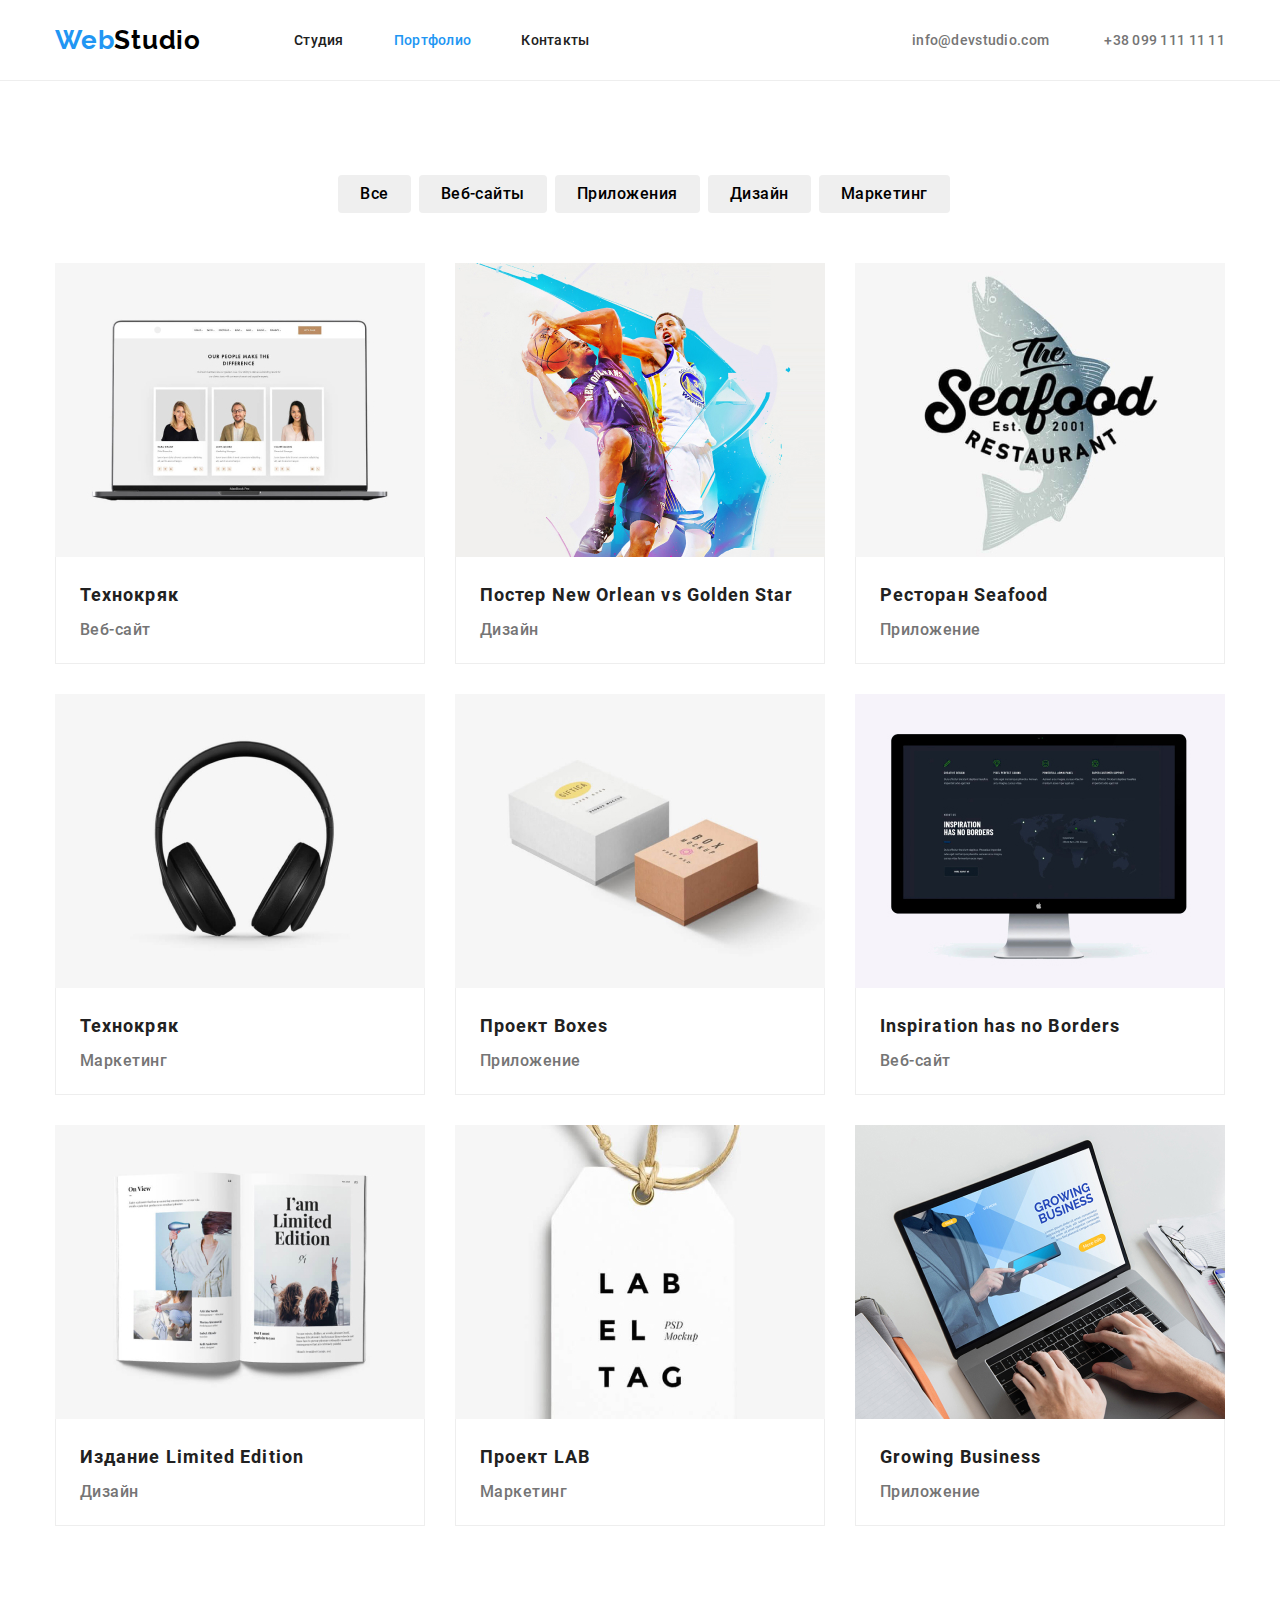
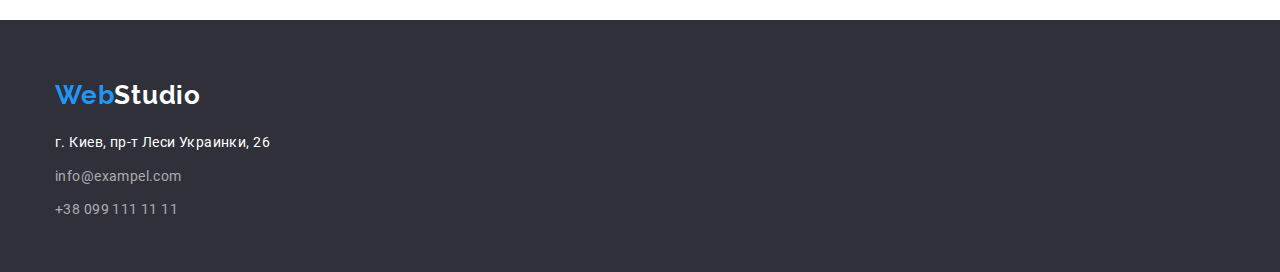
<file: portfolio.html>
<!DOCTYPE html>
<html lang="ru">
<head>
    <meta charset="UTF-8">
    <meta name="viewport" content="width=device-width, initial-scale=1.0">
    <title>Портфолио</title>
    <link rel="stylesheet" href="https://cdnjs.cloudflare.com/ajax/libs/modern-normalize/1.0.0/modern-normalize.min.css">
    <link rel="stylesheet" href="./css/fonts.css">
    <link rel="stylesheet" href="./css/styles.css">
</head>

<body>
        <header class="header">
            <div class="container">
                <nav class="navigation">
                    <!--LOGO -->
                    <a class="logo" href="./index.html">
                        <span class="fonts-logo1">Web</span><span class="fonts-logo2">Studio</span>
                    </a>
                    <ul class="navigation-list">
                        <li class="navigation-list-item">
                            <a class="navigation-list-link" href="./index.html">Студия</a>
                        </li>
                        <li class="navigation-list-item">
                            <a class="navigation-list-accent-color" href="./portfolio.html">Портфолио</a>
                        </li>
                        <li class="navigation-list-item">
                            <a class="navigation-list-link" href="#">Контакты</a>
                        </li>
                    </ul>
                </nav>
                <address class="header-address">
                    <a class="heder-mail" href="mailto:info@devstudio.com">info@devstudio.com</a>
                    <a class="header-tel" href="tel:+380991111111">+38 099 111 11 11</a>
                </address>
            </div>
        
        </header>
    <main>
        <!-- portfolio -->
        <section class="portfolio">
            <div class="container">
            <h1 class="title-page-text">
                Портфолио
            </h1>
            <!-- button linc -->
            <ul class="button-menu">
                <li class="button-menu-item">
                    <button class="menu-button accent-color" type="button">
                        Все
                    </button>
                </li>
                <li class="button-menu-item">
                    <button class="menu-button " type="button">
                        Веб-сайты
                    </button>
                </li>
                <li class="button-menu-item">
                    <button class="menu-button " type="button">
                        Приложения
                    </button>
                </li>
                <li class="button-menu-item">
                    <button class="menu-button " type="button">
                        Дизайн
                    </button>
                </li>
                <li class="button-menu-item">
                    <button class="menu-button " type="button">
                        Маркетинг
                    </button>
                </li>
            </ul>
        <!-- portfolio example -->
            <ul class="card">
                <li class="card-item">
                    <a class="card-link" href=""><img src="./image/project1.jpg" alt="Веб-сайт" width="370" height="294">
                        <div class="card-title-container">
                            <h2 class="portfolio-title" lang="ru">Технокряк</h2>
                            <p class="portfolio-p" lang="ru">Веб-сайт</p>
                        </div>
                    </a>
                </li>
                <li class="card-item">
                    <a class="card-link" href=""><img src="./image/project2.jpg" alt="Дизайн" width="370" height="294">
                        <div class="card-title-container">
                        <h2 class="portfolio-title" lang="ru">Постер New Orlean vs Golden Star</h2>
                        <p class="portfolio-p" lang="ru">Дизайн</p>
                    </div>
                    </a>
                </li>
                <li class="card-item">
                    <a class="card-link" href=""><img src="./image/project3.jpg" alt="Приложение" width="370" height="294">
                        <div class="card-title-container">
                        <h2 class="portfolio-title" lang="ru">Ресторан Seafood</h2>
                        <p class="portfolio-p" lang="ru">Приложение</p>
                    </a>
                </li>
                <li class="card-item">
                    <a class="card-link" href=""><img src="./image/project4.jpg" alt="Маркетинг" width="370" height="294">
                        <div class="card-title-container">
                        <h2 class="portfolio-title" lang="ru">Технокряк</h2>
                        <p class="portfolio-p" lang="ru">Маркетинг</p>
                    </div>
                    </a>
                </li>
                <li class="card-item">
                    <a class="card-link" href=""><img src="./image/project5.jpg" alt="Приложение" width="370" height="294">
                        <div class="card-title-container">
                        <h2 class="portfolio-title" lang="ru">Проект Boxes</h2>
                        <p class="portfolio-p" lang="ru">Приложение</p>
                    </div>
                    </a>
                </li>
                <li class="card-item">
                    <a class="card-link" href=""><img src="./image/project6.jpg" alt="Веб-сайт" width="370" height="294">
                        <div class="card-title-container">
                        <h2 class="portfolio-title" lang="en">Inspiration has no Borders</h2>
                        <p class="portfolio-p" lang="ru">Веб-сайт</p>
                    </div>
                    </a>
                </li>
                <li class="card-item">
                    <a class="card-link" href=""><img src="./image/project7.jpg" alt="Product Designer" width="370" height="294">
                        <div class="card-title-container">
                        <h2  class="portfolio-title" lang="ru">Издание Limited Edition</h2>
                        <p class="portfolio-p" lang="ru">Дизайн</p>
                    
                    </div>
                </a>
                </li>
                <li class="card-item">
                    <a class="card-link" href=""><img src="./image/project8.jpg" alt="Маркетинг" width="370" height="294">
                        <div class="card-title-container">
                        <h2 class="portfolio-title" lang="ru">Проект LAB</h2>
                        <p class="portfolio-p" lang="ru">Маркетинг</p>
                    </div>
                    </a>
                </li>
                <li class="card-item">
                    <a class="card-link" href=""><img src="./image/project9.jpg" alt="Приложение" width="370" height="294">
                        <div class="card-title-container">
                        <h2 class="portfolio-title" lang="ru">Growing Business</h2>
                        <p class="portfolio-p" lang="ru">Приложение</p>
                        </div>
                    </a>
                </li>
            </ul>
            </div>
        </section>
    </main>
    <!-- CONTACT INFORMATION -->
<footer class="footer">
    <div class="container">
        <!--LOGO -->
        <a href="./index.html">
            <span class="fonts-logo1">Web</span><span class="fonts-footer-logo2">Studio</span>
        </a>
        <address>
            <ul>
                <li class="footer-address-list">
                    <a class="footer-map-address-mail-tel" href="https://goo.gl/maps/fSdhoyAyDwtJdrEC6"
                        target="_blank">г. Киев, пр-т Леси Украинки, 26</a>
                </li>
                <li class="footer-address-list">
                    <a class="footer-mail-tel-address" href="mailto:info@exampel.com">info@exampel.com</a>
                </li>
                <li class="footer-address-listend">
                    <a class="footer-mail-tel-address" href="tel:+380991111111">+38 099 111 11 11</a>
                </li>
            </ul>
        </address>
    </div>
</footer>
</body>

</html>
</file>
<file: css/fonts.css>
/* Ralewey */
@font-face {
  font-family: 'Raleway';
  src: url('../fonts/Raleway-Regular.woff2') format('woff2'),
    url('../fonts/Raleway-Regular.woff') format('woff');
  font-weight: 400;
  font-style: normal;
}

@font-face {
  font-family: 'Raleway';
  src: url('../fonts/Raleway-ExtraBold.woff2') format('woff2'),
    url('../fonts/Raleway-ExtraBold.woff') format('woff');
  font-weight: 800;
  font-style: normal;
}

@font-face {
  font-family: 'Raleway';
  src: url('../fonts/Raleway-Black.woff2') format('woff2'),
    url('../fonts/Raleway-Black.woff') format('woff');
  font-weight: 900;
  font-style: normal;
}

@font-face {
  font-family: 'Raleway';
  src: url('../fonts/Raleway-Medium.woff2') format('woff2'),
    url('../fonts/Raleway-Medium.woff') format('woff');
  font-weight: 500;
  font-style: normal;
}

@font-face {
  font-family: 'Raleway';
  src: url('../fonts/Raleway-ExtraLight.woff2') format('woff2'),
    url('../fonts/Raleway-ExtraLight.woff') format('woff');
  font-weight: 200;
  font-style: normal;
}

@font-face {
  font-family: 'Raleway';
  src: url('../fonts/Raleway-Thin.woff2') format('woff2'),
    url('../fonts/Raleway-Thin.woff') format('woff');
  font-weight: 100;
  font-style: normal;
}

@font-face {
  font-family: 'Raleway';
  src: url('../fonts/Raleway-SemiBold.woff2') format('woff2'),
    url('../fonts/Raleway-SemiBold.woff') format('woff');
  font-weight: 600;
  font-style: normal;
}

@font-face {
  font-family: 'Raleway';
  src: url('../fonts/Raleway-Bold.woff2') format('woff2'),
    url('../fonts/Raleway-Bold.woff') format('woff');
  font-weight: bold;
  font-style: normal;
}

/* Roboto */
@font-face {
  font-family: 'Roboto';
  src: url('../fonts/Roboto-Bold.woff2') format('woff2'),
    url('../fonts/Roboto-Bold.woff') format('woff');
  font-weight: bold;
  font-style: normal;
}

@font-face {
  font-family: 'Roboto';
  src: url('../fonts/Roboto-Regular.woff2') format('woff2'),
    url('../fonts/Roboto-Regular.woff') format('woff');
  font-weight: normal;
  font-style: normal;
}

@font-face {
  font-family: 'Roboto';
  src: url('../fonts/Roboto-Black.woff2') format('woff2'),
    url('../fonts/Roboto-Black.woff') format('woff');
  font-weight: 900;
  font-style: normal;
}

@font-face {
  font-family: 'Roboto';
  src: url('../fonts/Roboto-Thin.woff2') format('woff2'),
    url('../fonts/Roboto-Thin.woff') format('woff');
  font-weight: 100;
  font-style: normal;
}

@font-face {
  font-family: 'Roboto';
  src: url('../fonts/Roboto-Light.woff2') format('woff2'),
    url('../fonts/Roboto-Light.woff') format('woff');
  font-weight: 300;
  font-style: normal;
}

@font-face {
  font-family: 'Roboto';
  src: url('../fonts/Roboto-Medium.woff2') format('woff2'),
    url('../fonts/Roboto-Medium.woff') format('woff');
  font-weight: 500;
  font-style: normal;
}
</file>
<file: css/styles.css>
/* Color page 
background-base-nav-button-text :  #FFFFFF;
background-hero-footer : #2F303A;
background-service-feature : #FFFFFF;
background-team : #F5F4FA;
logo1-active-link-text-color:#2196f3;
feature-tel-text-color:#757575
feature-title-text-color: #212121
hero-text-color: #ffffff;


*/

/* base style */
:root {
  --feature-tel-text-color: #757575;
  --feature-title-text-color: #212121;
  --logo1-active-link-text-color: #2196f3;
  --background-hero-footer: #2f303a;
  --background-base-nav-button-text: #ffffff;
  --background-team: #f5f4fa;
  --logo2-color: #000000;
  --hero-text-color: #ffffff;
  --font-base: Raleway, sans-serif;
  --font-base2: Roboto, sans-serif;
  --border-color1: #eeeeee;
}
a {
  text-decoration: none;
}
li {
  list-style: none;
  text-decoration: none;
  text-decoration-color: none;
  font-family: sans-serif;
}
ul {
  padding: 0;
  margin: 0;
}
h1,
h2,
h3,
h4,
h5,
h6,
p {
  margin: 0;
}
img {
  display: block;
}
.container {
  width: 1200px;
  margin: 0 auto;
  padding: 0 15px;
}
.visually-hidden {
  position: absolute;
  width: 1px;
  height: 1px;
  margin: -1px;
  border: 0;
  padding: 0;
  white-space: nowrap;
  clip-path: inset(100%);
  clip: rect(0 0 0 0);
  overflow: hidden;
}

/* header */

.header {
  background-color: var(--background-base-nav-button-text);
  border-bottom: 1px solid var(--border-color1);
}
.header .container {
  display: flex;
  align-items: center;
}
/* navigation */
.navigation {
  display: flex;
  align-items: center;
}
/* logo */
.logo {
  margin-right: 93px;
}
.fonts-logo1 {
  color: var(--logo1-active-link-text-color);
  font-family: var(--font-base);
  font-style: normal;
  font-weight: bold;
  font-size: 26px;
  line-height: 1.192;
  letter-spacing: 0.03em;
}
.fonts-logo2 {
  color: var(--logo2-color);
  font-family: var(--font-base);
  font-style: normal;
  font-weight: bold;
  font-size: 26px;
  line-height: 1.192;
  letter-spacing: 0.03em;
}
.navigation-list-accent-color {
  color: var(--logo1-active-link-text-color);
  font-family: var(--font-base2);
  font-style: normal;
  font-weight: 500;
  font-size: 14px;
  line-height: 1.143;
  letter-spacing: 0.02em;
}
.accent-color {
  color: var(--logo1-active-link-text-color);
}
.navigation-list-item + .navigation-list-item,
.heder-mail + .header-tel {
  margin-left: 50px;
}
.navigation-list {
  display: flex;
}
.navigation-list-link,
.header-address {
  margin-left: auto;
}
.navigation-list-link,
.navigation-list-accent-color,
.heder-mail,
.header-tel {
  display: inline-block;
  padding-top: 32px;
  padding-bottom: 32px;
}

.navigation-list-link:hover,
.navigation-list-link:focus,
.heder-mail:hover,
.heder-mail:focus,
.header-tel:hover,
.header-tel:focus {
  color: var(--logo1-active-link-text-color);
}

.accent-color {
  color: var(--logo1-active-link-text-color);
}

.navigation-list-link {
  color: var(--feature-title-text-color);
  font-family: var(--font-base2);
  font-style: normal;
  font-weight: 500;
  font-size: 14px;
  line-height: 1.143;
  letter-spacing: 0.02em;
}

/* address */
.heder-mail {
  text-decoration: none;
  color: var(--feature-tel-text-color);
  font-family: var(--font-base2);
  font-style: normal;
  font-weight: 500;
  font-size: 14px;
  line-height: 1.143;
  letter-spacing: 0.02em;
}

.header-tel {
  color: var(--feature-tel-text-color);
  font-family: var(--font-base2);
  font-style: normal;
  font-weight: 500;
  font-size: 14px;
  line-height: 1.143;
  letter-spacing: 0.02em;
}

/* Hero */
.hero {
  padding-top: 200px;
  padding-bottom: 200px;
  min-height: 600px;

  height: 600px;
  margin: auto;
  text-align: center;
  background-image: url('../image/img-hero.jpg');
  background-position: 50% 50%;
  background-color: var(--background-hero-footer);
}
.hero-title {
  color: var(--hero-text-color);
  font-family: var(--font-base2);
  font-style: normal;
  font-weight: 900;
  font-size: 44px;
  line-height: 1.363;
  text-align: center;
  letter-spacing: 0.06em;
  text-transform: uppercase;

  width: 696px;
  margin-top: 0;
  margin-right: auto;
  margin-bottom: 30px;
  margin-left: auto;
}

/* .hero-title:hover,
.hero-title:focus {
 text-decoration: underline;
  } */

/* .hero-background {
  background-color: var(--background-hero-footer);
  width: 1600px;
  height: 600px;
} */

.butoon-hero {
  color: var(--background-base-nav-button-text);
  font-family: var(--font-base2);
  font-style: normal;
  font-weight: bold;
  font-size: 16px;
  line-height: 1.875;
  width: 200px;
  height: 50px;
  background: #2196f3;
  box-shadow: 0px 4px 4px rgba(0, 0, 0, 0.15);
  border-radius: 4px;

  min-width: 200px;
  min-height: 50px;
  padding: 10px 32px;
  border: none;
  outline: none;
  cursor: pointer;
}
/* .button-hero:hover,
.button-hero:focus {
  text-decoration: underline; 
  color: var(--logo1-active-link-text-color);
} */
/* feature */
.feature {
  padding-top: 94px;
  padding-bottom: 94px;
}
.feature-list {
  display: flex;
}
.features-list-item {
  width: 270px;
}
.features-list-item + .features-list-item {
  margin-left: 30px;
}
.feauture-title-text {
  color: var(--feature-title-text-color);
  font-family: Roboto, sans-serif;
  font-style: normal;
  font-weight: bold;
  font-size: 14px;
  line-height: 1.143;
  letter-spacing: 0.03em;
  text-transform: uppercase;

  margin-top: 0;
  margin-bottom: 10px;
}
/* .feauture-title-text:hover,
.feauture-title-text:focus{

} */

.feauture-text {
  color: var(--feature-tel-text-color);
  font-family: Roboto, sans-serif;
  font-style: normal;
  font-weight: normal;
  font-size: 14px;
  line-height: 1.714;
  letter-spacing: 0.03em;

  margin: 0;
}
/* .feauture-text:hover,
.feauture-text:focus{

} */

/* service */
.service {
  padding-bottom: 94px;
}
.service-list {
  display: flex;
  justify-content: space-between;
}

.servse-title-text,
.team-title-text {
  color: var(--feature-title-text-color);
  font-family: Roboto, sans-serif;
  font-style: normal;
  font-weight: bold;
  font-size: 36px;
  line-height: 1.167;
  letter-spacing: 0.03em;

  margin-top: 0;
  margin-bottom: 50px;
  text-align: center;
}
/* .servse-title-text:hover,
.servse-title-text:focus{
} */

/* our team */
.team {
  padding-top: 94px;
  padding-bottom: 94px;
  background-color: var(--background-team);
}
.team-list {
  display: flex;
  justify-content: space-between;
}
.team-list-item {
  border-bottom-left-radius: 4px;
  border-bottom-right-radius: 4px;

  background-color: var(--background-base-nav-button-text);
}
.team-title-text {
  color: var(--feature-title-text-color);
  font-family: Roboto, sans-serif;
  font-style: normal;
  font-weight: 700;
  font-size: 36px;
  line-height: 1.172;
  letter-spacing: 0.03em;
}
/* .team-title-text:hover,
.team-title-text:focus{
} */

.team-carrd-title-text {
  color: var(--feature-title-text-color);
  font-family: Roboto, sans-serif;
  font-style: normal;
  font-weight: 500;
  font-size: 16px;
  line-height: 1.172x;
  letter-spacing: 0.03em;
  text-align: center;

  margin-top: 30px;
  margin-bottom: 10px;
}
/* .team-carrd-title-text:hover,
.team-carrd-title-text:focus{
} */

.team-carrd-position {
  color: var(--feature-tel-text-color);
  font-family: Roboto, sans-serif;
  font-style: normal;
  font-weight: 400;
  font-size: 16px;
  line-height: 1.172;
  letter-spacing: 0.03em;
  text-align: center;

  margin-top: 0;
  margin-bottom: 30px;
}
/* .team-carrd-position:hover,
.team-carrd-position:focus{
} */

/* footer */

.footer {
  padding-top: 60px;
  padding-bottom: 51px;
  background-color: var(--background-hero-footer);
}

/* logo */
.fonts-footer-logo2 {
  color: var(--background-base-nav-button-text);
  font-family: var(--font-base);
  font-style: normal;
  font-weight: bold;
  font-size: 26px;
  line-height: 1.192;
  letter-spacing: 0.03em;

  display: inline-block;
  margin-bottom: 20px;
}

/* footer address */
.footer-map-address-mail-tel {
  color: var(--background-base-nav-button-text);
  font-family: Roboto, sans-serif;
  font-style: normal;
  font-weight: normal;
  font-size: 14px;
  line-height: 1.714;
  letter-spacing: 0.03em;

  margin: 0;
}
.footer-address-list {
  display: flex;
  margin-bottom: 9px;
}
.footer-address-listend {
  display: flex;
}

.footer-mail-tel-address {
  color: rgba(255, 255, 255, 0.6);
  font-family: Roboto, sans-serif;
  font-style: normal;
  font-weight: normal;
  font-size: 14px;
  line-height: 24px;
  letter-spacing: 0.03em;
}

/* portfolio */
.portfolio {
  padding-top: 94px;
  padding-bottom: 94px;
}
/* h1 text */
.title-page-text {
  position: absolute;
  width: 1px;
  height: 1px;
  margin: -1px;
  border: 0;
  padding: 0;
  white-space: nowrap;
  clip-path: inset(100%);
  clip: rect(0 0 0 0);
  overflow: hidden;
}

.button-menu {
  display: flex;
  justify-content: center;
  margin-bottom: 50px;
}
.button-menu-item {
  border: none;
  margin-left: 8px;
}

.menu-button {
  font-family: var(--font-base2);
  font-style: normal;
  font-weight: 500;
  font-size: 16px;
  line-height: 1.62;
  text-align: center;
  letter-spacing: 0.03em;
  color: var(--background-base-nav-button-text) back;
  border: none;
  border-radius: 4px;
  outline: none;
  cursor: pointer;

  padding-top: 6px;
  padding-right: 22px;
  padding-bottom: 6px;
  padding-left: 22px;
}
/* .menu-button.accent-color, */
.menu-button:hover,
.menu-button :focus {
  color: var(--background-base-nav-button-text);
  background-color: var(--logo1-active-link-text-color);
}

/* color: var(--feature-title-text-color);
  font-family: var(--font-base2);
  font-style: normal;
  font-weight: 500;
  font-size: 16px;
  line-height: 1.625;
  text-align: center;
  letter-spacing: 0.03em;
  background: #f5f4fa;
  border-radius: 4px; */

/* portfolio card */
.card {
  display: flex;
  flex-wrap: wrap;
}
.card-item {
  width: calc((100% - 2 * 30px) / 3);
  margin-right: 30px;
}
.card-item:nth-child(3n) {
  margin-right: 0;
}
.card-item:not(:nth-last-child(-n + 3)) {
  margin-bottom: 30px;
}
.portfolio-title {
  color: var(--feature-title-text-color);
  font-family: var(--font-base2);
  font-style: normal;
  font-weight: bold;
  font-size: 18px;
  line-height: 2;
  letter-spacing: 0.06em;

  margin-bottom: 4px;
}

.portfolio-p {
  color: var(--feature-tel-text-color);
  font-family: var(--font-base2);
  font-weight: 500;
  font-size: 16px;
  line-height: 1.62;
  letter-spacing: 0.03em;
}
.portfolio-title:hover,
.portfolio-title:focus,
.portfolio-p:hover,
.portfolio-p:focus {
  color: var(--logo1-active-link-text-color);
}
.card-link {
  display: block;
}
.card-title-container {
  width: 370px;
  padding-top: 20px;
  padding-right: 24px;
  padding-bottom: 20px;
  padding-left: 24px;
  border-left: 1px solid var(--border-color1);
  border-right: 1px solid var(--border-color1);
  border-bottom: 1px solid var(--border-color1);
}
</file>
